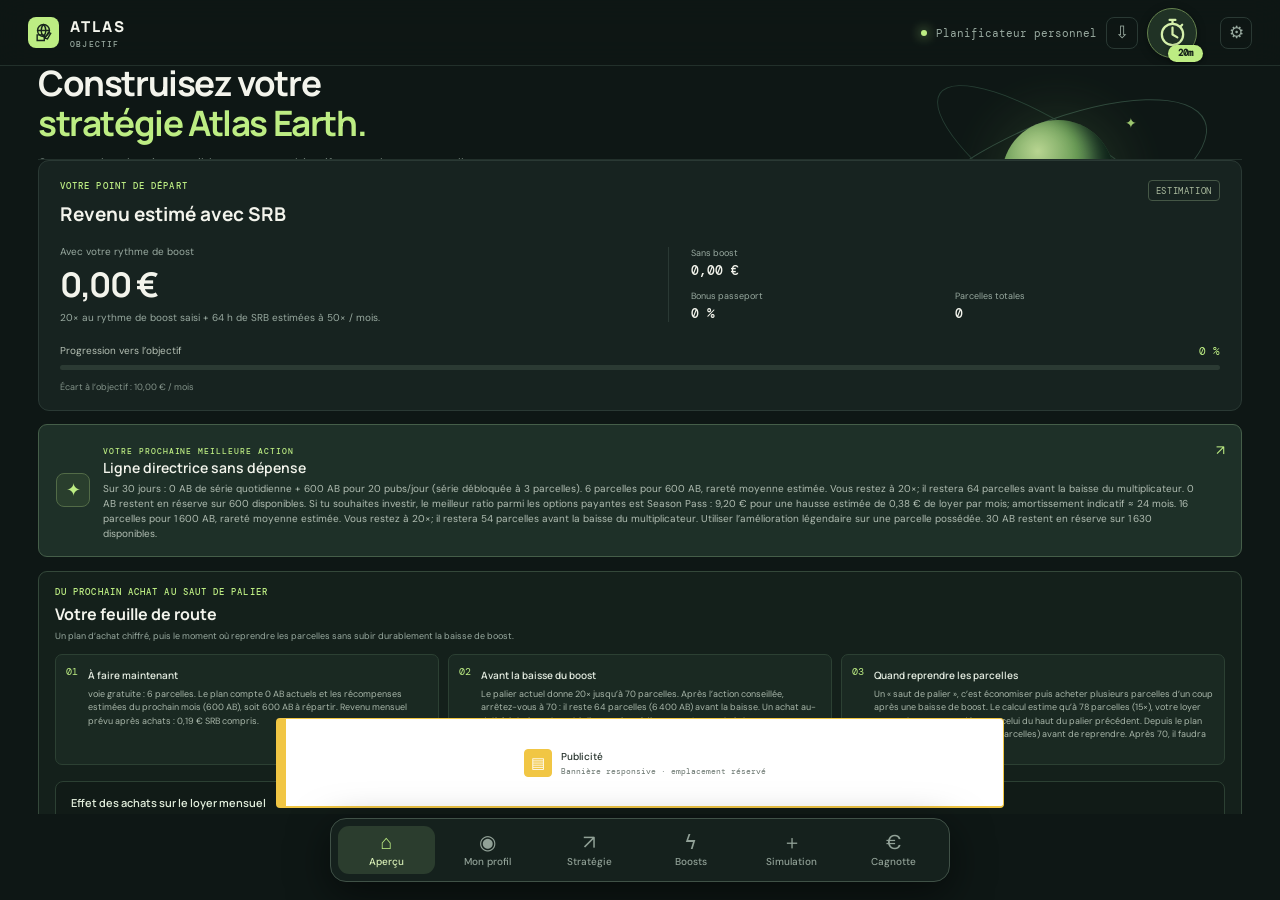
<file: index.html>
<!doctype html>
<html lang="fr">
<head>
<meta charset="utf-8"><meta name="viewport" content="width=device-width,initial-scale=1,viewport-fit=cover"><meta name="theme-color" content="#101a18"><meta name="description" content="Atlas Objectif : planifiez votre progression dans Atlas Earth."><meta name="mobile-web-app-capable" content="yes"><meta name="apple-mobile-web-app-capable" content="yes"><meta name="apple-mobile-web-app-status-bar-style" content="black"><link rel="manifest" href="manifest.webmanifest"><link rel="icon" href="icon.svg" type="image/svg+xml"><link rel="apple-touch-icon" href="icon-192.png">
<title>Atlas Objectif — Stratégie Atlas Earth</title><link rel="stylesheet" href="styles.css?v=20261025-2">
</head>
<body>
<header class="topbar"><a class="brand" href="#"><span class="brandmark" aria-hidden="true"><svg viewBox="0 0 24 24"><circle cx="12" cy="9.5" r="7.5"/><path d="M4.5 9.5h15M12 2c-4 4-4 11 0 15M12 2c4 4 4 11 0 15M4 15h9v7H4zM18 12l3 1-4 7-3-1z"/></svg></span><span>ATLAS <small>OBJECTIF</small></span></a><div class="top-right"><span class="live-dot"></span> Planificateur personnel <button id="installAppButton" class="icon-button install-button" type="button" aria-label="Installer l’application" title="Installer l’application">⇩</button><button id="adReminderButton" class="timer-button" type="button" title="Rappel pub disponible dans 20 minutes" aria-label="Démarrer le rappel de publicité Atlas Earth, 20 minutes"><svg class="timer-icon" viewBox="0 0 32 32" aria-hidden="true" focusable="false"><circle cx="16" cy="18" r="11"/><path d="M13 3h6M16 3v4M24 10l2-2M16 11v7l5 3"/></svg></button><span id="adReminderStatus" class="sr-only" role="status" aria-live="polite">Le rappel démarre uniquement quand vous appuyez sur le bouton.</span><button class="icon-button" id="settingsOpen" aria-label="Paramètres">⚙</button></div></header>
<main>
<section class="page-view" data-page="accueil"><section class="hero"><div class="hero-copy"><p class="eyebrow">VOTRE PROCHAINE DÉCISION, PLUS CLAIRE</p><h1>Construisez votre<br><em>stratégie Atlas Earth.</em></h1><p class="lede">Comparez les chemins possibles vers votre objectif mensuel et voyez quelle action a le plus de sens aujourd’hui.</p></div><div class="hero-mark"><div class="orbit orbit-one"></div><div class="orbit orbit-two"></div><div class="planet"><span>AE</span></div><span class="star s1">✦</span><span class="star s2">✦</span></div></section></section>
<section class="workspace">
<aside class="panel inputs" data-page="profil"><div class="panel-head"><div><p class="eyebrow">POINT DE DÉPART</p><h2>Votre situation</h2></div><span class="step">01</span></div>
<div class="field-group"><label>Vos parcelles <span class="help" title="Indiquez le nombre de parcelles possédées pour chaque rareté.">i</span></label><div class="parcel-grid"><label class="parcel-field"><span><i class="rarity common"></i>Communes</span><input id="common" type="number" min="0" value="0"></label><label class="parcel-field"><span><i class="rarity rare"></i>Rares</span><input id="rare" type="number" min="0" value="0"></label><label class="parcel-field"><span><i class="rarity epic"></i>Épiques</span><input id="epic" type="number" min="0" value="0"></label><label class="parcel-field"><span><i class="rarity legendary"></i>Légendaires</span><input id="legendary" type="number" min="0" value="0"></label></div></div>
<div class="field-row"><div class="field-group"><label for="badges">Badges de passeport</label><input id="badges" class="text-input" type="number" min="0" value="0"></div><div class="field-group"><label for="ab">Atlas Bucks en réserve</label><input id="ab" class="text-input" type="number" min="0" value="0"></div></div>
<div class="field-row"><div class="field-group"><label for="boostHours">Boost publicitaire habituel</label><div class="input-suffix"><input id="boostHours" class="text-input" type="number" min="0" max="24" step="1" value="6"><span>h / jour</span></div><small>Heures réellement maintenues en regardant les pubs de boost.</small></div><div class="field-group"><label for="srbHours">Super Rent Boost / mois</label><div class="input-suffix"><input id="srbHours" class="text-input" type="number" min="0" max="720" step="1" value="64"><span>h / mois</span></div><small>Base de calcul : 2 événements de 32 h à 50×.</small></div></div>
<div class="divider"></div><div class="panel-head goal-head"><div><p class="eyebrow">VOTRE CAP</p><h2>Mon objectif</h2></div><span class="step">02</span></div>
<div class="field-group"><label for="target">Revenu mensuel souhaité</label><div class="input-suffix"><input id="target" class="text-input" type="number" min="0.01" step="0.5" value="10"><span>€</span></div><small id="goalSuggestion">Un nouvel objectif sera suggéré quand vous approcherez de celui-ci.</small><small class="profile-storage-note">Profil mémorisé sur cet appareil et restauré à la prochaine visite.</small></div>
<section class="ocr-import panel" aria-labelledby="ocrTitle"><div class="ocr-heading"><span class="ocr-icon" aria-hidden="true">▧</span><div><p class="eyebrow">IMPORT RAPIDE</p><h3 id="ocrTitle">Remplir depuis une capture</h3></div></div><p class="ocr-intro">Choisis la capture de tes parcelles ou de ton passeport. Les libellés français et anglais sont reconnus. Les valeurs détectées, ainsi que le total s’il est visible, seront vérifiées avant modification du profil.</p><div class="ocr-upload-grid"><label class="ocr-upload" for="parcelScreenshot"><span aria-hidden="true">▦</span><b>Capture des parcelles</b><small>Raretés et quantités possédées</small><input id="parcelScreenshot" type="file" accept="image/*"></label><label class="ocr-upload" for="badgeScreenshot"><span aria-hidden="true">◇</span><b>Capture des badges</b><small>Nombre de badges du passeport</small><input id="badgeScreenshot" type="file" accept="image/*"></label></div><p id="ocrStatus" class="ocr-status" role="status" aria-live="polite">Lecture effectuée sur cet appareil. La capture n’est pas envoyée à un serveur.</p><section id="ocrReview" class="ocr-review" hidden><h4>Vérifie les valeurs avant application</h4><p id="ocrReviewNote">Les champs non reconnus conserveront les valeurs actuelles.</p><div id="ocrDetectedValues" class="ocr-detected-values"></div><div class="ocr-review-actions"><button id="applyOcrValues" class="primary-button" type="button">Appliquer au profil</button><button id="cancelOcrReview" class="text-button" type="button">Annuler</button></div></section></section>


</aside>
<section class="results"><section class="page-view" data-page="accueil"><div class="panel current"><div class="current-top"><div><p class="eyebrow">VOTRE POINT DE DÉPART</p><h2>Revenu estimé avec SRB</h2></div><span class="estimate-tag">ESTIMATION</span></div><div class="income-grid"><div class="income-main"><span class="income-label">Avec votre rythme de boost</span><strong id="monthlyIncome">0,00 €<small>/mois</small></strong><span id="incomeExplain" class="muted">Saisissez vos parcelles pour calculer.</span></div><div class="income-secondary"><div><span>Sans boost</span><b id="baseIncome">0,00 €<small>/mois</small></b></div><div><span>Bonus passeport</span><b id="passportBonus">0 %</b></div><div><span>Parcelles totales</span><b id="totalParcels">0</b></div></div></div><div class="progress-wrap"><div class="progress-caption"><span>Progression vers l’objectif</span><b id="progressLabel">0 %</b></div><div class="progress-track"><span id="progressBar"></span></div><small id="gapLabel">Écart à l’objectif : 10,00 € / mois</small></div></div>
<div class="recommendation" id="recommendation"><div class="rec-icon">✦</div><div><span class="eyebrow">VOTRE PROCHAINE MEILLEURE ACTION</span><h3 id="recTitle">Entrez votre situation pour commencer</h3><p id="recText">Nous comparerons les paliers de parcelles et de passeport, puis nous expliquerons le choix recommandé.</p></div><span class="rec-arrow">↗</span></div>
<section class="roadmap-panel"><div class="roadmap-heading"><p class="eyebrow">DU PROCHAIN ACHAT AU SAUT DE PALIER</p><h2>Votre feuille de route</h2><p>Un plan d’achat chiffré, puis le moment où reprendre les parcelles sans subir durablement la baisse de boost.</p></div><div class="roadmap-steps"><article><span class="roadmap-number">01</span><b>À faire maintenant</b><p id="roadmapNow">Renseignez votre profil pour calculer votre prochaine action.</p></article><article><span class="roadmap-number">02</span><b>Avant la baisse du boost</b><p id="roadmapCap">Nous calculerons la dernière parcelle du palier en cours.</p></article><article><span class="roadmap-number">03</span><b>Quand reprendre les parcelles</b><p id="roadmapJump">Nous calculerons le nombre d’AB à garder avant un saut rentable.</p></article></div><figure class="progress-chart"><figcaption><b>Effet des achats sur le loyer mensuel</b><span>Le trait vertical indique votre nombre actuel de parcelles. Les marches montrent les changements de boost.</span></figcaption><svg id="tierChart" viewBox="0 0 720 250" role="img" aria-label="Graphique du revenu mensuel estimé selon le nombre de parcelles"></svg></figure></section></section>
<section class="page-view" data-page="strategie"><div class="strategy-heading"><div><p class="eyebrow">QUATRE PARCOURS DE PROGRESSION</p><h2>Comparez les stratégies</h2></div><button class="text-button" id="detailsToggle">Comment c’est calculé <span>↗</span></button></div>
<div class="strategy-cards">
<article class="strategy-card" id="card-free"><div class="recommend-label">OPTION GRATUITE</div><div class="card-top"><span class="strategy-icon free-icon">↗</span><span class="card-kicker">SANS INVESTIR</span></div><h3>La voie gratuite</h3><p id="freePlan">Renseignez votre situation pour recevoir votre prochaine action.</p><div class="strategy-how"><b>Pour avancer sans payer</b><p>Utilisez le rappel après chaque pub AB terminée, gardez vos AB jusqu’au prochain achat conseillé et suivez les étapes de la feuille de route.</p></div><div class="metric-row"><span>Ligne d’action</span><b id="freeAction">—</b></div><div class="metric-row"><span>AB restant</span><b id="freeLeft">—</b></div><div class="metric-row"><span>Revenu mensuel</span><b id="freeIncome">—</b></div><div class="card-footer" id="freeFoot">Avancer avec les AB disponibles sans casser un palier</div></article>
<article class="strategy-card" id="card-premium"><div class="recommend-label">MEILLEUR PAYANT</div><div class="card-top"><span class="strategy-icon balanced-icon">◈</span><span class="card-kicker">SEASON PASS · 1 MOIS</span></div><h3>Défis Premium</h3><p id="premiumPlan">Projection automatique des récompenses gratuites et Premium.</p><div class="strategy-how"><b>Pour rentabiliser le Season Pass</b><p id="premiumHow">Prix de référence : 9,99 $/mois récurrent pour le pass du mois suivant, ou 14,99 $ en achat unique pour le mois en cours; corrigez le coût dans les paramètres selon votre prix local. Achetez depuis le web, cumulez 1 600 points de défis, puis réclamez chaque récompense Premium. Terminez les 1 600 points et réclamez chaque palier : hypothèse de 1 030 AB Premium et une amélioration légendaire complète, à confirmer selon la saison affichée en jeu.</p></div><div class="metric-row"><span>Coût du mois</span><b id="premiumCost">—</b></div><div class="metric-row"><span>Répartition conseillée</span><b id="premiumAction">—</b></div><div class="metric-row"><span>AB non dépensés</span><b id="premiumLeft">—</b></div><div class="metric-row"><span>Revenu mensuel après</span><b id="premiumIncome">—</b></div><div class="metric-row"><span>Amortissement</span><b id="premiumPayback">—</b></div><div class="card-footer" id="premiumFoot">Récompenses variables; le calcul choisit badges, parcelles ou réserve.</div></article>
<article class="strategy-card" id="card-club"><div class="recommend-label">MEILLEUR PAYANT</div><div class="card-top"><span class="strategy-icon fast-icon">⚡</span><span class="card-kicker">EXPLORER CLUB · 1 MOIS</span></div><h3>Récompenses Explorateur</h3><p id="clubPlan">Le Club exige 5 badges avant l’adhésion.</p><div class="strategy-how"><b>Pour rentabiliser l’Explorer Club</b><p id="clubHow">Prix de référence : 49,99 $/mois, converti au prix local. Atteignez 5 badges puis souscrivez sur le web. Connectez-vous et réclamez les récompenses chaque jour pendant 30 jours (projection de 3 545 AB sur les deux pistes de connexion), faites les 7 tours quotidiens. Les 8 h de réserve servent à espacer les pubs de boost; elles ne génèrent pas 8 h de boost automatiquement.</p></div><div class="metric-row"><span>Coût du mois</span><b id="clubCost">—</b></div><div class="metric-row"><span>Répartition conseillée</span><b id="clubAction">—</b></div><div class="metric-row"><span>Revenu mensuel après</span><b id="clubIncome">—</b></div><div class="metric-row"><span>Amortissement</span><b id="clubPayback">—</b></div><div class="card-footer" id="clubFoot">Projection haute des AB; les récompenses quotidiennes ne sont pas garanties.</div></article>
<article class="strategy-card" id="card-both"><div class="recommend-label">MEILLEUR PAYANT</div><div class="card-top"><span class="strategy-icon balanced-icon">✦</span><span class="card-kicker">LES DEUX · 1 MOIS</span></div><h3>Combiner les abonnements</h3><p id="bothPlan">Compare les deux abonnements et répartit les AB ensemble.</p><div class="strategy-how"><b>Pour profiter des deux</b><p id="bothHow">Les offres sont séparées. Le Club exige 5 badges avant de souscrire; choisissez le Season Pass avant le début de saison pour payer le tarif récurrent. Terminez 1 600 points et réclamez les bonus Club tous les jours; utilisez 7 tours quotidiens et gardez des boosts empilés jusqu’à 8 h.</p></div><div class="metric-row"><span>Coût total</span><b id="bothCost">—</b></div><div class="metric-row"><span>Répartition conseillée</span><b id="bothAction">—</b></div><div class="metric-row"><span>Revenu mensuel après</span><b id="bothIncome">—</b></div><div class="metric-row"><span>Amortissement</span><b id="bothPayback">—</b></div><div class="card-footer" id="bothFoot">À comparer au coût et aux actions réellement possibles ce mois-ci.</div></article>
</div>
<section class="ab-yield panel"><div class="boost-heading"><div><p class="eyebrow">ATLAS BUCKS SUR 30 JOURS</p><h2>Ce que chaque rythme peut rapporter</h2><p>Projection pour un joueur en France qui réclame les bonus tous les jours.</p></div></div><div class="boost-table-wrap"><table class="boost-table"><thead><tr><th>Parcours</th><th>Série quotidienne</th><th>Pubs AB · 20/jour</th><th>Récompense abonnement</th><th>Total estimé</th></tr></thead><tbody id="abYieldTable"></tbody></table></div><small>En France, une pub AB rapporte 1 AB; 20 par jour font 600 AB/mois. Bonus de série accessibles à partir de 3 parcelles. Séries : gratuit 110 AB/30 j; Club 3 545 AB cumulés sur 30 jours (pistes gratuite + Club). Season Pass : repère 1 030 AB premium sur une saison entièrement terminée. Les récompenses réelles changent; l’amélioration légendaire n’est pas comptée comme AB.</small><aside class="referral-note"><b>Parrainage : vérifiez sa disponibilité dans le jeu</b><p>La capture de Parrainage.co annonce historiquement 200 AB pour le nouveau joueur et 100 AB pour le parrain, avec un code à saisir avant l’achat de la deuxième parcelle après le tutoriel. Le centre d’aide officiel indique toutefois qu’Atlas Earth ne propose actuellement pas de fonctionnalité de parrainage. Ces AB ne sont donc pas inclus dans les stratégies; ne les comptez que si l’option apparaît dans votre application.</p><a href="https://atlasreality.helpshift.com/hc/en/3-atlas-earth/faq/485-how-do-i-refer-a-friend-and-earn-referral-rewards/" target="_blank" rel="noreferrer">État du parrainage dans l’aide officielle ↗</a> <a href="https://www.parrainage.co/site/atlas-earth" target="_blank" rel="noreferrer">Page citée par la capture ↗</a></aside></section></section>
<section class="page-view" data-page="boosts"><div class="scenario-row"><div class="scenario-intro"><span class="scenario-icon">◉</span><div><b>Comparez votre rythme de boost</b><small>Le SRB mensuel est ajouté à chaque scénario.</small></div></div><div class="scenario-pills"><button class="scenario-pill" data-scenario="prudent">Prudent · 2 h/j</button><button class="scenario-pill active" data-scenario="habituel">Habituel · votre saisie</button><button class="scenario-pill" data-scenario="optimise">Intensif · 20 h/j</button></div></div>
<section class="boost-panel panel"><div class="boost-heading"><div><p class="eyebrow">REPÈRES DE PALIER</p><h2>Tableau des boosts</h2><p>Valeurs France/Europe affichées par l’aide officielle; votre rang actuel est mis en évidence.</p></div></div><div class="boost-table-wrap"><table class="boost-table"><thead><tr><th>Parcelles</th><th>Boost</th><th>Loyer au repère du palier*</th><th id="boostSrbHeader">Avec SRB 64 h*</th><th>Parcelles pour retrouver le loyer précédent**</th></tr></thead><tbody id="boostTable"></tbody></table></div><small>Projection mensuelle avec votre répartition connue (ou moyenne 50/30/15/5), vos badges, heures de boost et SRB. **Seuil où le loyer estimé redevient au moins égal au meilleur loyer du palier précédent.</small></section>
<div class="assumptions" id="assumptions"><b>Hypothèses de calcul</b><p id="assumptionText">Les montants sont estimés à partir des taux de base officiels, du multiplicateur sélectionné et du bonus passeport. Le SRB est ajouté au revenu estimé principal.</p><div class="assumption-details"><div><span>Revenu mensuel avec SRB</span><b id="srbIncome">0,00 € / mois</b></div><div><span>Palier actuel</span><b id="nextMilestone">—</b></div><div><span>Prochain changement de boost</span><b id="milestoneCost">—</b></div></div><small>Amortissement = coût d’un mois d’abonnement ÷ hausse de loyer mensuelle après réinvestissement des AB, avec l’abonnement ensuite arrêté. Le revenu SRB est une moyenne annualisée; les événements réels ont lieu à des dates et durées variables. La prévision suppose 64 h à 50× par mois, à modifier selon votre historique.</small></div></section>
</section></section>
<section class="page-view simulator-page" data-page="simulation">
<div class="simulation-intro"><p class="eyebrow">PROJECTION PERSONNELLE</p><h1>Et si je gagnais plus d’AB ?</h1><p>Ajoute les AB que tu penses obtenir le mois prochain. On les ajoute à ta réserve actuelle et on calcule ce qu’un achat de parcelles changerait pour ton loyer.</p></div>
<section class="panel simulation-input"><label for="simulationAb">AB supplémentaires prévus le mois prochain</label><div class="input-suffix"><input id="simulationAb" class="text-input" type="number" min="0" step="100" value="1000"><span>AB</span></div><small>Le calcul part de ta réserve actuelle et utilise le prix d’une parcelle réglé dans l’application.</small></section>
<section class="panel simulation-result" aria-live="polite"><div class="simulation-result-head"><div><p class="eyebrow">TON ACHAT POSSIBLE</p><h2 id="simulationParcels">—</h2></div><span class="simulation-badge">PARCELLES</span></div><div class="simulation-stats"><div><span>Réserve actuelle</span><b id="simulationReserve">—</b></div><div><span>AB ajoutés</span><b id="simulationAdded">—</b></div><div><span>Budget total</span><b id="simulationBudget">—</b></div><div><span>AB restants</span><b id="simulationLeft">—</b></div></div><div class="simulation-income"><div><span>Loyer estimé aujourd’hui</span><b id="simulationBefore">—</b></div><span class="simulation-arrow" aria-hidden="true">↓</span><div><span>Après l’achat des parcelles</span><b id="simulationAfter">—</b></div><strong id="simulationChange">—</strong></div><p class="simulation-tier" id="simulationTier">—</p><p class="simulation-note" id="simulationNote">Le calcul réutilise tes parcelles, badges, heures de boost et SRB enregistrés dans ton profil.</p></section>
<button class="text-button simulation-profile-link" id="simulationProfileLink" type="button">Ajuster les données de mon profil ↗</button>
</section>
<section class="page-view savings-page" data-page="cagnotte" hidden>
<div class="simulation-intro"><p class="eyebrow">SUIVI DE VOTRE PROGRESSION</p><h1>Ma cagnotte</h1><p>Note le solde au début et à la fin de chaque mois. L’application calcule ce que tu as gagné et compare ta progression d’un mois à l’autre.</p></div>
<section class="panel savings-form"><div class="savings-fields"><label for="savingsMonth">Mois suivi<input id="savingsMonth" class="text-input" type="month"></label><label for="savingsStart">Solde au début du mois<div class="input-suffix"><input id="savingsStart" type="number" min="0" step="0.01" value="0"><span>€</span></div></label><label for="savingsEnd">Solde à la fin du mois<div class="input-suffix"><input id="savingsEnd" type="number" min="0" step="0.01" placeholder="À renseigner en fin de mois"><span>€</span></div></label></div><small>Entre le solde total affiché dans Atlas Earth. Le mois suivant reprend automatiquement le dernier solde enregistré; tu peux le corriger si besoin.</small><button class="primary-button" id="saveSavingsMonth" type="button">Enregistrer le mois</button><p id="savingsStatus" class="savings-status" role="status" aria-live="polite"></p></section>
<section class="savings-summary"><article><span>Cagnotte totale enregistrée</span><b id="savingsTotal">0,00 €</b></article><article><span>Progression ce mois</span><b id="savingsThisMonth">—</b></article><article><span>Évolution vs mois précédent</span><b id="savingsChange">—</b></article></section>
<section class="panel savings-history"><h2>Historique mensuel</h2><p>La progression mensuelle correspond au solde de fin moins le solde de début. La comparaison mesure la différence de progression entre deux mois.</p><div class="boost-table-wrap"><table class="boost-table"><thead><tr><th>Mois</th><th>Début</th><th>Fin</th><th>Gagné ce mois</th><th>Évolution</th></tr></thead><tbody id="savingsHistory"><tr><td colspan="5">Aucun mois enregistré.</td></tr></tbody></table></div></section>
</section>
<footer><span>Atlas Objectif <span class="muted">· Outil indépendant, non affilié à Atlas Reality</span></span><a href="privacy.html">Confidentialité</a><button id="sourcesOpen">Sources & hypothèses ↗</button></footer>
</main>
<aside class="ad-banner-slot" aria-label="Emplacement réservé à une bannière publicitaire"><span class="ad-banner-mark" aria-hidden="true">▤</span><span><b>Publicité</b><small>Bannière responsive · emplacement réservé</small></span></aside>
<nav class="bottom-nav" aria-label="Navigation principale">
<button class="nav-item active" type="button" data-nav="accueil" aria-current="page"><span class="nav-icon" aria-hidden="true">⌂</span><span>Aperçu</span></button>
<button class="nav-item" type="button" data-nav="profil"><span class="nav-icon" aria-hidden="true">◉</span><span>Mon profil</span></button>
<button class="nav-item" type="button" data-nav="strategie"><span class="nav-icon" aria-hidden="true">↗</span><span>Stratégie</span></button>
<button class="nav-item" type="button" data-nav="boosts"><span class="nav-icon" aria-hidden="true">ϟ</span><span title="Boosts et gains">Boosts</span></button>
<button class="nav-item" type="button" data-nav="simulation"><span class="nav-icon" aria-hidden="true">＋</span><span>Simulation</span></button>
<button class="nav-item" type="button" data-nav="cagnotte"><span class="nav-icon" aria-hidden="true">€</span><span>Cagnotte</span></button>
</nav>
<div class="modal-backdrop" id="modal"><section class="modal"><button class="modal-close" id="modalClose">×</button><p class="eyebrow">RÉGLAGES</p><h2>Sources & paramètres</h2><p>Les chiffres évoluent et certains taux varient selon le pays. Modifiez les hypothèses ici pour que le calcul reflète votre jeu.</p><div class="settings-grid"><label>Prix d’une parcelle <span class="input-suffix"><input id="settingParcelCost" type="number" value="100" min="1"><span>AB</span></span></label><label>Prix d’un badge <span class="input-suffix"><input id="settingBadgeCost" type="number" value="200" min="1"><span>AB</span></span></label><label>Season Pass · prix en € <span class="input-suffix"><input id="settingSeasonCost" type="number" value="9.20" min="0" step="0.1"><span>€ / mois</span></span></label><label>Explorer Club · prix en € <span class="input-suffix"><input id="settingClubCost" type="number" value="46" min="0" step="0.1"><span>€ / mois</span></span></label></div><div class="source-list"><b>Sources officielles consultées</b><a href="https://atlasreality.helpshift.com/hc/fr/3-atlas-earth/faq/83-how-do-i-buy-a-badge/" target="_blank">Prix des badges et gains publicitaires par pays ↗</a><a href="https://atlasreality.helpshift.com/hc/en/3-atlas-earth/faq/30-how-do-i-buy-land/" target="_blank">Prix des parcelles ↗</a><a href="https://atlasreality.helpshift.com/hc/en/3-atlas-earth/faq/31-what-is-parcel-rarity-and-what-does-it-mean/" target="_blank">Taux de revenu par rareté ↗</a><a href="https://atlasreality.helpshift.com/hc/en/3-atlas-earth/faq/509-what-are-badges/" target="_blank">Paliers du passeport ↗</a><a href="https://atlasreality.helpshift.com/hc/en/3-atlas-earth/faq/89-what-is-a-super-rent-boost-event/" target="_blank">Événement Super Rent Boost ↗</a><a href="https://atlasreality.helpshift.com/hc/en/3-atlas-earth/faq/39-why-do-ad-boosts-change-and-how-do-i-see-my-current-boost-rate/" target="_blank">Tableau officiel des boosts par pays ↗</a><a href="https://atlasreality.helpshift.com/hc/en/3-atlas-earth/faq/487-what-s-the-difference-between-the-season-pass-and-atlas-explorer-club-membership/" target="_blank">Season Pass et Explorer Club ↗</a><a href="https://atlasreality.helpshift.com/hc/en/3-atlas-earth/faq/102-how-can-i-join-atlas-explorer-club-aec-and-what-are-the-perks/" target="_blank">Avantages et seuil d’accès Explorer Club ↗</a><a href="https://atlasreality.helpshift.com/hc/en/3-atlas-earth/faq/43-how-do-i-redeem-cash-out-my-virtual-rent-for-real-world-currency-usd-cad-etc/" target="_blank">Seuil de retrait du loyer ↗</a><a href="https://www.itatlas.it/atlas-earth-italia-salti-di-livello/" target="_blank">Tableau communautaire des paliers France/Europe ↗</a></div><p class="settings-note">Les prix sont indicatifs et réglables. Le repère de 1 030 AB Season Pass varie selon la saison et suppose la piste entièrement terminée. Le Club suppose 30 jours consécutifs de connexion et de récompenses réclamées; son accès nécessite 5 badges. Les conversions en euros sont indicatives.</p><button class="primary-button" id="saveSettings">Appliquer les paramètres</button></section></div>
<script src="app.js?v=20261025-12"></script>
</body></html>
</file>
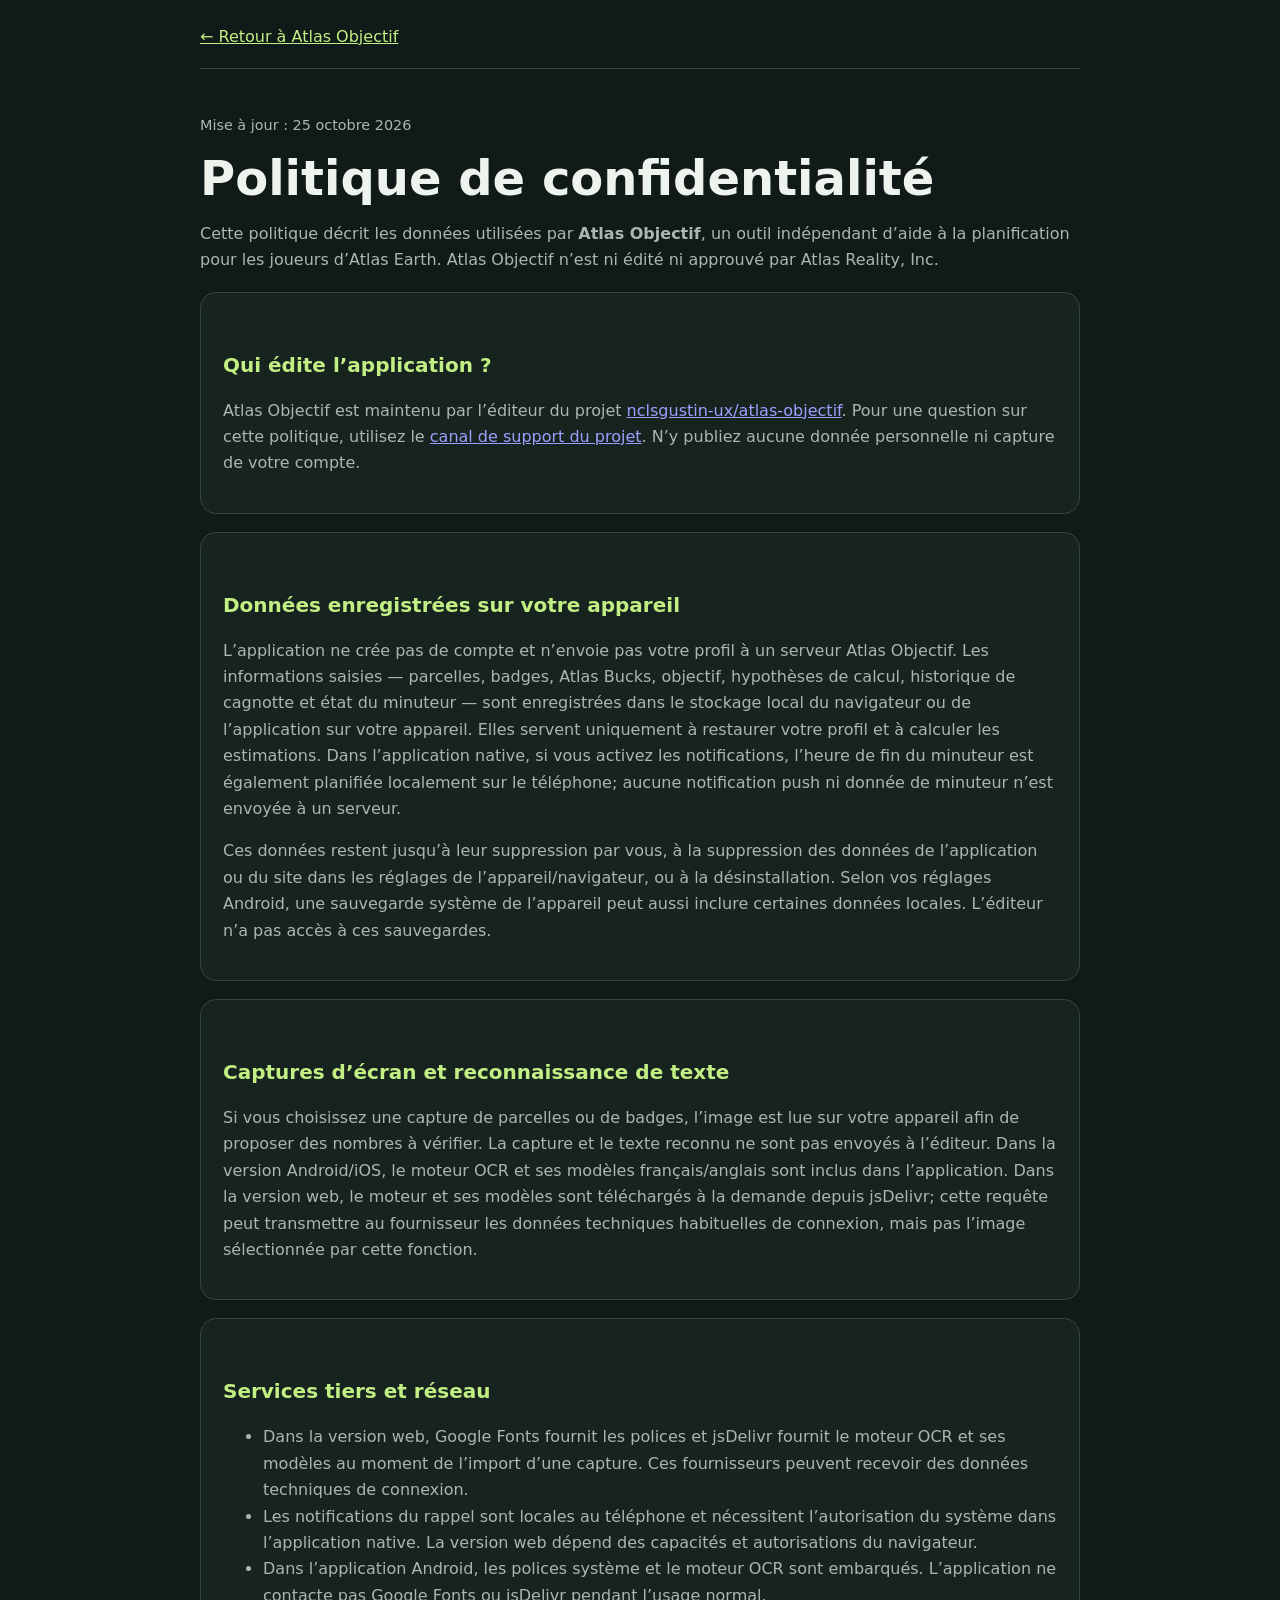
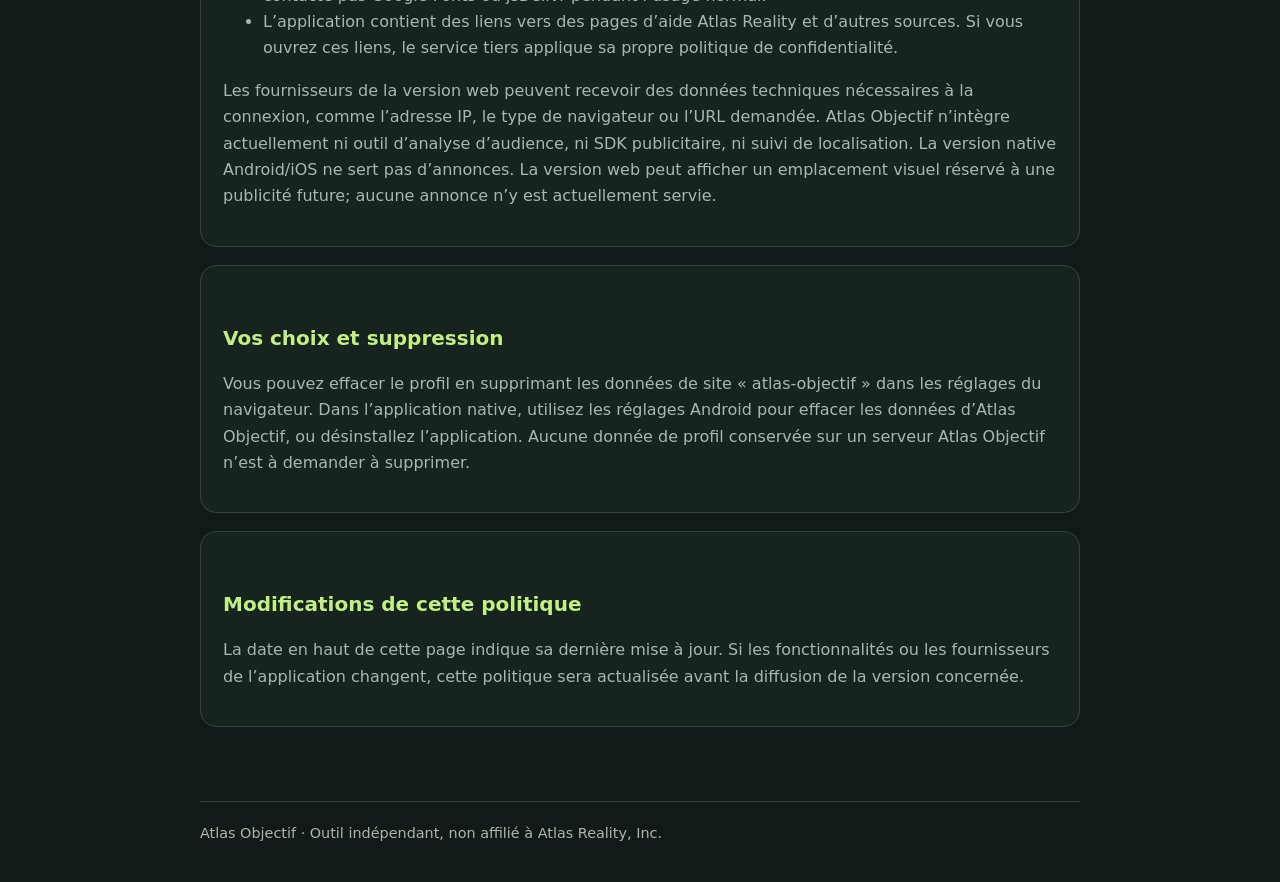
<file: privacy.html>
<!doctype html>
<html lang="fr">
<head>
<meta charset="utf-8">
<meta name="viewport" content="width=device-width, initial-scale=1">
<meta name="theme-color" content="#101a18">
<meta name="description" content="Politique de confidentialité de l’application Atlas Objectif.">
<title>Politique de confidentialité — Atlas Objectif</title>
<style>
:root{color-scheme:dark;--bg:#101a18;--panel:#17231f;--text:#eef3ed;--muted:#aab7ae;--accent:#c2ef83;--line:#34463b;font:16px/1.65 system-ui,-apple-system,"Segoe UI",sans-serif}*{box-sizing:border-box}body{margin:0;background:var(--bg);color:var(--text)}header,main,footer{width:min(880px,100% - 32px);margin-inline:auto}header{padding:24px 0 18px;border-bottom:1px solid var(--line)}header a,footer a{color:var(--accent)}header strong{letter-spacing:.1em}main{padding:30px 0 56px}h1{font-size:clamp(2rem,5vw,3rem);line-height:1.1;margin:.3em 0}h2{font-size:1.25rem;margin:1.8em 0 .35em;color:var(--accent)}p,li{color:var(--muted)}a{overflow-wrap:anywhere}section{padding:20px 22px;margin:18px 0;background:var(--panel);border:1px solid var(--line);border-radius:16px}footer{padding:20px 0 36px;border-top:1px solid var(--line);font-size:.9rem;color:var(--muted)}.updated{font-size:.9rem;color:var(--muted)}
</style>
</head>
<body>
<header><a href="./index.html">← Retour à Atlas Objectif</a></header>
<main>
<p class="updated">Mise à jour : 25 octobre 2026</p>
<h1>Politique de confidentialité</h1>
<p>Cette politique décrit les données utilisées par <strong>Atlas Objectif</strong>, un outil indépendant d’aide à la planification pour les joueurs d’Atlas Earth. Atlas Objectif n’est ni édité ni approuvé par Atlas Reality, Inc.</p>

<section>
<h2>Qui édite l’application ?</h2>
<p>Atlas Objectif est maintenu par l’éditeur du projet <a href="https://github.com/nclsgustin-ux/atlas-objectif">nclsgustin-ux/atlas-objectif</a>. Pour une question sur cette politique, utilisez le <a href="https://github.com/nclsgustin-ux/atlas-objectif/issues">canal de support du projet</a>. N’y publiez aucune donnée personnelle ni capture de votre compte.</p>
</section>

<section>
<h2>Données enregistrées sur votre appareil</h2>
<p>L’application ne crée pas de compte et n’envoie pas votre profil à un serveur Atlas Objectif. Les informations saisies — parcelles, badges, Atlas Bucks, objectif, hypothèses de calcul, historique de cagnotte et état du minuteur — sont enregistrées dans le stockage local du navigateur ou de l’application sur votre appareil. Elles servent uniquement à restaurer votre profil et à calculer les estimations. Dans l’application native, si vous activez les notifications, l’heure de fin du minuteur est également planifiée localement sur le téléphone; aucune notification push ni donnée de minuteur n’est envoyée à un serveur.</p>
<p>Ces données restent jusqu’à leur suppression par vous, à la suppression des données de l’application ou du site dans les réglages de l’appareil/navigateur, ou à la désinstallation. Selon vos réglages Android, une sauvegarde système de l’appareil peut aussi inclure certaines données locales. L’éditeur n’a pas accès à ces sauvegardes.</p>
</section>

<section>
<h2>Captures d’écran et reconnaissance de texte</h2>
<p>Si vous choisissez une capture de parcelles ou de badges, l’image est lue sur votre appareil afin de proposer des nombres à vérifier. La capture et le texte reconnu ne sont pas envoyés à l’éditeur. Dans la version Android/iOS, le moteur OCR et ses modèles français/anglais sont inclus dans l’application. Dans la version web, le moteur et ses modèles sont téléchargés à la demande depuis jsDelivr; cette requête peut transmettre au fournisseur les données techniques habituelles de connexion, mais pas l’image sélectionnée par cette fonction.</p>
</section>

<section>
<h2>Services tiers et réseau</h2>
<ul>
<li>Dans la version web, Google Fonts fournit les polices et jsDelivr fournit le moteur OCR et ses modèles au moment de l’import d’une capture. Ces fournisseurs peuvent recevoir des données techniques de connexion.</li>
<li>Les notifications du rappel sont locales au téléphone et nécessitent l’autorisation du système dans l’application native. La version web dépend des capacités et autorisations du navigateur.</li>
<li>Dans l’application Android, les polices système et le moteur OCR sont embarqués. L’application ne contacte pas Google Fonts ou jsDelivr pendant l’usage normal.</li>
<li>L’application contient des liens vers des pages d’aide Atlas Reality et d’autres sources. Si vous ouvrez ces liens, le service tiers applique sa propre politique de confidentialité.</li>
</ul>
<p>Les fournisseurs de la version web peuvent recevoir des données techniques nécessaires à la connexion, comme l’adresse IP, le type de navigateur ou l’URL demandée. Atlas Objectif n’intègre actuellement ni outil d’analyse d’audience, ni SDK publicitaire, ni suivi de localisation. La version native Android/iOS ne sert pas d’annonces. La version web peut afficher un emplacement visuel réservé à une publicité future; aucune annonce n’y est actuellement servie.</p>
</section>

<section>
<h2>Vos choix et suppression</h2>
<p>Vous pouvez effacer le profil en supprimant les données de site « atlas-objectif » dans les réglages du navigateur. Dans l’application native, utilisez les réglages Android pour effacer les données d’Atlas Objectif, ou désinstallez l’application. Aucune donnée de profil conservée sur un serveur Atlas Objectif n’est à demander à supprimer.</p>
</section>

<section>
<h2>Modifications de cette politique</h2>
<p>La date en haut de cette page indique sa dernière mise à jour. Si les fonctionnalités ou les fournisseurs de l’application changent, cette politique sera actualisée avant la diffusion de la version concernée.</p>
</section>
</main>
<footer>Atlas Objectif · Outil indépendant, non affilié à Atlas Reality, Inc.</footer>
</body>
</html>
</file>
<file: styles.css>
@import url('https://fonts.googleapis.com/css2?family=DM+Mono:wght@400;500&family=DM+Sans:wght@400;500;600;700&family=Manrope:wght@400;500;600;700;800&display=swap');
:root{--bg:#0e1715;--panel:#172320;--panel2:#1a2925;--line:#2a3934;--text:#f3f4ec;--muted:#99aaa0;--green:#bded83;--green2:#91d267;--yellow:#edc66b;--mono:'DM Mono',monospace;--sans:'DM Sans',sans-serif;--display:'Manrope',sans-serif}*{box-sizing:border-box}body{margin:0;background:var(--bg);color:var(--text);font-family:var(--sans);font-size:14px}.topbar{height:66px;border-bottom:1px solid #22302b;display:flex;align-items:center;justify-content:space-between;padding:0 max(calc((100vw - 1260px)/2),28px)}.brand{display:flex;align-items:center;gap:11px;color:var(--text);font:800 15px var(--display);letter-spacing:.13em;text-decoration:none}.brand small{display:block;font:500 8px var(--mono);color:var(--muted);letter-spacing:.15em;margin-top:2px}.brandmark{display:grid;place-items:center;width:31px;height:31px;border-radius:8px;background:var(--green);color:#17251c;font:800 18px var(--display)}.top-right{color:var(--muted);font:11px var(--mono);display:flex;gap:9px;align-items:center}.live-dot{width:6px;height:6px;border-radius:50%;background:var(--green);box-shadow:0 0 12px #bdf086}.icon-button,.modal-close{background:none;border:1px solid var(--line);color:var(--muted);border-radius:8px;width:32px;height:32px;cursor:pointer;font-size:17px;margin-left:14px}main{max-width:1260px;margin:auto;padding:0 28px}.hero{height:222px;display:flex;align-items:center;justify-content:space-between;position:relative;overflow:hidden;border-bottom:1px solid #22302b}.hero-copy{position:relative;z-index:2;padding-top:4px}.eyebrow{font:500 9px var(--mono);letter-spacing:.12em;color:var(--green);margin:0 0 9px}.hero h1{font:700 35px/1.17 var(--display);letter-spacing:-1.4px;margin:0}.hero h1 em{font-style:normal;color:var(--green)}.lede{margin:11px 0 0;color:var(--muted);font-size:12px;max-width:460px}.hero-mark{width:390px;height:220px;position:absolute;right:10px;top:0;opacity:.82}.orbit{position:absolute;border:1px solid #365245;border-radius:50%;width:320px;height:120px;right:15px;top:55px;transform:rotate(-22deg)}.orbit-two{width:300px;height:90px;top:66px;right:18px;transform:rotate(34deg);border-color:#2b463a}.planet{position:absolute;width:112px;height:112px;right:118px;top:54px;border-radius:50%;background:radial-gradient(circle at 32% 28%,#deffad,#81bc67 35%,#315c46 72%,#20392f);box-shadow:0 0 64px #a1e07b33,inset -16px -12px 21px #0c2016}.planet span{display:grid;place-items:center;height:100%;font:700 18px var(--display);color:#173224;opacity:.6}.star{position:absolute;color:var(--green)}.s1{top:48px;right:95px}.s2{top:148px;right:296px;font-size:9px}.workspace{display:grid;grid-template-columns:350px 1fr;gap:24px;padding:25px 0 35px}.panel{background:var(--panel);border:1px solid var(--line);border-radius:11px}.inputs{padding:20px;height:fit-content}.panel-head{display:flex;justify-content:space-between;align-items:flex-start}.panel-head h2,.strategy-heading h2,.modal h2{font:700 20px var(--display);letter-spacing:-.5px;margin:0}.step{font:11px var(--mono);color:#667970}.field-group{min-width:0}.inputs>.field-group{margin-top:20px}.field-group label{display:block;color:#dce3d8;font-size:11px;font-weight:600;margin-bottom:8px}.help{display:inline-grid;place-items:center;border:1px solid #64796a;color:#9fb59f;border-radius:50%;font:10px var(--sans);width:14px;height:14px;cursor:help;margin-left:3px}.parcel-grid{display:grid;grid-template-columns:1fr 1fr;gap:7px}.parcel-field{height:36px;padding:0 8px;border:1px solid var(--line);border-radius:6px;display:flex!important;align-items:center;justify-content:space-between;margin:0!important;background:#111b18;color:var(--muted)!important;font-size:10px!important;font-weight:400!important}.parcel-field span{display:flex;align-items:center;gap:6px}.parcel-field input{width:42px;text-align:right;border:0;background:transparent;color:var(--text);font:12px var(--mono);outline:0}.rarity{width:7px;height:7px;border-radius:50%}.common{background:#9eaba4}.rare{background:#61c5e8}.epic{background:#bc83ec}.legendary{background:#edc75b}.field-row{display:grid;grid-template-columns:1fr 1fr;gap:11px;margin-top:15px}.text-input{width:100%;height:36px;background:#111b18;border:1px solid var(--line);border-radius:6px;color:var(--text);padding:0 10px;font:12px var(--mono);outline:none}.text-input:focus,.input-suffix:focus-within{border-color:#9aca70}.input-suffix{display:flex;align-items:center;border:1px solid var(--line);border-radius:6px;background:#111b18;height:36px;padding-right:9px;color:#86978e;font:10px var(--mono)}.input-suffix input{height:34px;border:0;background:transparent}.input-suffix>span{white-space:nowrap}.optional{font-size:9px;color:#6d7e75;font-weight:400}.divider{height:1px;background:var(--line);margin:22px 0 20px}.goal-head{margin-bottom:18px}.goal-head .eyebrow{margin-bottom:7px}.country-row{display:flex;align-items:center;gap:9px;border:1px solid var(--line);border-radius:7px;background:#121d19;padding:10px;margin-top:17px}.country-icon{color:var(--green);font-size:17px}.country-row div{min-width:118px}.country-row b{font-size:10px;display:block}.country-row small{font-size:9px;color:var(--muted);display:block;margin-top:3px}.country-row select{margin-left:auto;width:130px;color:#dfe7dc;background:#1b2a24;border:1px solid var(--line);border-radius:5px;padding:7px 4px;font-size:9px}.results{min-width:0}.current{padding:19px 21px 16px}.current-top{display:flex;justify-content:space-between}.current h2{font:700 19px var(--display);margin:0}.estimate-tag{height:21px;border:1px solid #455746;border-radius:4px;padding:4px 7px;color:#acbc9f;font:9px var(--mono);letter-spacing:.07em}.income-grid{display:grid;grid-template-columns:1.1fr 1fr;align-items:center;margin-top:18px}.income-label{display:block;color:var(--muted);font-size:10px}.income-main strong{font:700 34px var(--display);letter-spacing:-1.5px;display:block;margin-top:3px}.income-main strong small,.income-secondary b small{font:500 11px var(--sans);letter-spacing:0;color:#a6b2a7;margin-left:4px}.muted{color:var(--muted)}.income-main>.muted{font-size:10px}.income-secondary{border-left:1px solid var(--line);padding-left:22px;display:grid;grid-template-columns:1fr 1fr;row-gap:11px}.income-secondary div:first-child{grid-column:1/-1}.income-secondary span{color:var(--muted);display:block;font-size:9px}.income-secondary b{font:500 13px var(--mono);display:block;margin-top:3px}.progress-wrap{margin-top:19px}.progress-caption{display:flex;justify-content:space-between;font-size:10px;color:#b6c1b5}.progress-caption b{font:11px var(--mono);color:var(--green)}.progress-track{height:5px;background:#2b3a33;border-radius:5px;margin:7px 0 6px;overflow:hidden}.progress-track span{display:block;height:100%;width:0;background:linear-gradient(90deg,#92d766,#d1ef8d);border-radius:5px;transition:width .25s}.progress-wrap>small{color:#839389;font-size:9px}.recommendation{margin-top:13px;background:#1e3028;border:1px solid #455e49;border-radius:9px;padding:15px 17px;display:flex;align-items:center;gap:13px;position:relative}.rec-icon{width:34px;height:34px;display:grid;place-items:center;background:#293e2d;border:1px solid #526b47;border-radius:8px;color:var(--green);font-size:18px;flex:none}.recommendation .eyebrow{font-size:8px;margin-bottom:5px}.recommendation h3{font:600 14px var(--display);margin:0}.recommendation p{font-size:10px;color:#b1bdb2;margin:4px 24px 0 0;line-height:1.5}.rec-arrow{position:absolute;right:16px;top:16px;color:var(--green)}.strategy-heading{display:flex;justify-content:space-between;align-items:end;margin:22px 0 12px}.strategy-heading .eyebrow{margin-bottom:5px}.strategy-heading h2{font-size:18px}.text-button{border:0;background:transparent;color:#a9b8ac;font:10px var(--sans);cursor:pointer}.text-button span{color:var(--green);margin-left:5px}.strategy-cards{display:grid;grid-template-columns:repeat(3,minmax(0,1fr));gap:10px}.strategy-card{position:relative;border:1px solid var(--line);border-radius:9px;background:#16211e;padding:13px 13px 0;min-height:208px;overflow:hidden}.strategy-card.featured{border-color:#688252;background:#1b2a21}.card-top{display:flex;align-items:center;gap:8px}.strategy-icon{width:26px;height:26px;border-radius:7px;display:grid;place-items:center;font-size:14px}.free-icon{background:#203229;color:#a7d58a}.balanced-icon{background:#2b3927;color:#d5e986}.fast-icon{background:#362e20;color:#e8bd6f}.card-kicker{font:8px var(--mono);color:#9caa9e;letter-spacing:.04em}.strategy-card h3{font:600 14px var(--display);margin:10px 0 3px}.strategy-card>p{font-size:9px;color:#9ba99e;line-height:1.45;margin:0 0 10px;min-height:27px}.metric-row{display:flex;justify-content:space-between;gap:5px;padding:5px 0;border-top:1px solid #2b3933;font-size:8px;color:#a0ada2}.metric-row b{font:10px var(--mono);color:#e0e8dc;text-align:right}.card-footer{margin:9px -13px 0;padding:8px 13px;background:#121c18;color:#829188;font-size:8px}.featured .card-footer{background:#202e24}.recommend-label{position:absolute;right:0;top:0;background:#adce79;color:#17221a;padding:4px 7px;font:8px var(--mono);border-bottom-left-radius:6px}.scenario-row{display:flex;justify-content:space-between;align-items:center;margin-top:14px;border:1px solid var(--line);border-radius:8px;background:#141f1b;padding:10px 12px}.scenario-intro{display:flex;gap:9px;align-items:center}.scenario-icon{color:#bfde85;font-size:16px}.scenario-intro b{display:block;font-size:10px}.scenario-intro small{display:block;color:var(--muted);font-size:9px;margin-top:2px}.scenario-pills{display:flex;gap:4px;background:#0d1713;padding:3px;border-radius:6px}.scenario-pill{border:0;background:transparent;color:#84948a;font:9px var(--sans);padding:6px 9px;border-radius:4px;cursor:pointer}.scenario-pill.active{background:#304033;color:#d4e9a1}.assumptions{padding:14px 2px;color:#99a89d}.assumptions>b{font:10px var(--display);color:#d8e1d5}.assumptions p{font-size:9px;line-height:1.5;margin:5px 0 10px}.assumption-details{display:grid;grid-template-columns:repeat(3,1fr);border-top:1px solid var(--line);border-bottom:1px solid var(--line);padding:8px 0;margin-bottom:7px}.assumption-details div{padding-left:10px;border-left:1px solid var(--line)}.assumption-details div:first-child{padding-left:0;border:0}.assumption-details span{display:block;font-size:8px;color:#819187}.assumption-details b{display:block;font:10px var(--mono);color:#dae5d8;margin-top:4px}.assumptions>small{font-size:8px;color:#738279}footer{border-top:1px solid #24312c;padding:15px 0 25px;display:flex;justify-content:space-between;color:#b5c0b5;font:9px var(--mono)}footer .muted{font-family:var(--sans);font-size:9px}footer button{border:0;background:none;color:#9baa9d;font:9px var(--sans);cursor:pointer}.modal-backdrop{display:none;position:fixed;inset:0;background:#050a08c9;z-index:10;align-items:center;justify-content:center;padding:20px}.modal-backdrop.open{display:flex}.modal{position:relative;background:#17231f;border:1px solid #3a4a41;border-radius:12px;width:min(560px,100%);max-height:90vh;overflow:auto;padding:26px}.modal-close{position:absolute;right:18px;top:18px;font-size:22px;margin:0}.modal h2{font-size:22px}.modal>p:not(.eyebrow){color:#a7b5aa;font-size:11px;line-height:1.55}.settings-grid{display:grid;grid-template-columns:1fr 1fr;gap:14px;margin:19px 0}.settings-grid label{font-size:10px;color:#cbd5c9}.settings-grid .input-suffix{margin-top:6px}.settings-grid input{color:#eef3e8;font:12px var(--mono);width:100%}.source-list{border-top:1px solid var(--line);padding-top:13px;display:grid;gap:8px}.source-list>b{font:10px var(--display);margin-bottom:2px}.source-list a{font-size:10px;color:#bfe18b;text-decoration:none}.settings-note{font-size:9px!important;color:#819188!important}.primary-button{background:var(--green);border:0;border-radius:6px;padding:10px 14px;font:600 11px var(--sans);color:#17241b;cursor:pointer}
@media(max-width:900px){.workspace{grid-template-columns:1fr}.inputs{display:grid;grid-template-columns:1fr 1fr;gap:0 20px}.inputs>.panel-head,.inputs>.divider,.goal-head,.country-row{grid-column:1/-1}.inputs>.field-group{margin-top:15px}.field-row{margin-top:15px}.hero-mark{right:-90px;opacity:.4}.strategy-card{min-height:220px}}@media(max-width:600px){.topbar{padding:0 16px}.top-right{font-size:0}.top-right .live-dot{font-size:initial}main{padding:0 15px}.hero{height:202px}.hero h1{font-size:28px}.lede{font-size:11px;max-width:310px}.hero-mark{right:-175px;opacity:.26}.workspace{padding-top:15px;gap:14px}.inputs{display:block;padding:16px}.inputs>.field-group{margin-top:17px}.field-row{margin-top:13px}.results{width:100%}.current{padding:15px}.income-grid{grid-template-columns:1fr}.income-main strong{font-size:31px}.income-secondary{border:0;border-top:1px solid var(--line);padding:10px 0 0;margin-top:11px}.strategy-cards{grid-template-columns:1fr}.strategy-card{min-height:0;padding-bottom:0}.strategy-card>p{min-height:0}.scenario-row{align-items:flex-start;gap:10px;flex-direction:column}.scenario-pills{width:100%}.scenario-pill{flex:1}.strategy-heading h2{font-size:16px}.text-button{font-size:9px}.recommendation{padding:13px}.recommendation p{margin-right:0}.rec-arrow{display:none}.assumption-details{grid-template-columns:1fr;gap:9px}.assumption-details div{padding-left:0;border:0}.settings-grid{grid-template-columns:1fr}.country-row select{width:120px}.country-row div{min-width:0}footer{gap:10px;font-size:8px}}

.check-label{grid-column:1/-1;display:flex;align-items:flex-start;gap:8px;line-height:1.4}.check-label input{width:auto;height:auto;margin:1px 0;accent-color:var(--green)}.scenario-pills{max-width:390px}.scenario-pill{white-space:nowrap}@media(max-width:600px){.scenario-pills{max-width:none;overflow-x:auto}.scenario-pill{font-size:8px;padding:6px 7px}.strategy-card{padding-bottom:0}}
.strategy-cards{grid-template-columns:repeat(4,minmax(0,1fr))}.strategy-card{min-height:256px}.strategy-card>p{min-height:48px}.metric-row{min-height:27px;align-items:center}.strategy-card.featured,.strategy-card{transition:border-color .2s,background .2s}.strategy-card.best-choice{border-color:var(--green);box-shadow:0 0 0 1px #bdec8333;background:#1e3027}.strategy-card.best-choice .recommend-label{display:block}.recommend-label{display:none}.strategy-card.best-choice .recommend-label{display:block}@media(max-width:1080px){.strategy-cards{grid-template-columns:repeat(2,minmax(0,1fr))}.strategy-card{min-height:225px}}@media(max-width:600px){.strategy-cards{grid-template-columns:1fr}.strategy-card{min-height:0}.strategy-card>p{min-height:0}}
.access-toggle{display:flex!important;align-items:flex-start;gap:8px;margin-top:12px;color:#aebbb0!important;font-size:10px!important;font-weight:400!important}.access-toggle input{accent-color:var(--green);margin:0}.inputs>.access-toggle{grid-column:1/-1}@media(max-width:900px){.inputs>.access-toggle{grid-column:1/-1}}
.season-input,.club-hours-input,.club-rewards-input{margin-top:14px}.season-input .input-suffix,.club-hours-input .input-suffix,.club-rewards-input .input-suffix{max-width:170px}.season-input input,.club-hours-input input,.club-rewards-input input{width:100%;height:34px;border:0;background:transparent;color:var(--text);padding:0 10px;font:12px var(--mono);outline:0}.season-input>small,.club-hours-input>small,.club-rewards-input>small{display:block;font-size:9px;color:var(--muted);line-height:1.4;margin-top:5px}.ad-reminder{margin-top:17px;padding:12px;border:1px solid #33483b;border-radius:8px;background:#121d18}.ad-reminder-top{display:flex;gap:9px;align-items:center}.ad-clock{font-size:20px;color:var(--green)}.ad-reminder-top b,.ad-reminder-top small{display:block}.ad-reminder-top b{font-size:10px}.ad-reminder-top small{font-size:9px;color:var(--muted);margin-top:3px;line-height:1.4}.ad-reminder-button{width:100%;margin-top:10px;border:1px solid #668453;background:#243628;color:#dcf2b4;border-radius:6px;padding:9px 10px;font:600 10px var(--sans);cursor:pointer}.ad-reminder-button:hover{background:#304832}.ad-reminder-status{font:10px var(--mono);color:#c2d5b4;margin:8px 0 4px}.ad-reminder-note{font-size:8px;color:#84948a;line-height:1.4}.ad-reminder.ready{border-color:var(--green);box-shadow:0 0 0 1px #bdec8333}.ad-reminder.ready .ad-reminder-status{color:var(--green)}.boost-panel{margin-top:16px;padding:15px 17px}.boost-heading{display:flex;align-items:flex-start;justify-content:space-between;gap:12px}.boost-heading h2{font:700 17px var(--display);margin:0}.boost-heading p:not(.eyebrow){font-size:9px;color:var(--muted);margin:5px 0 0}.boost-heading a{font-size:9px;color:var(--green);text-decoration:none;white-space:nowrap;margin-top:7px}.boost-table-wrap{overflow-x:auto;margin:13px -2px 8px}.boost-table{width:100%;border-collapse:collapse;min-width:650px;font-size:9px}.boost-table th{text-align:left;color:#94a69a;font-weight:500;padding:8px 7px;border-bottom:1px solid #44544a;white-space:nowrap}.boost-table td{padding:8px 7px;border-bottom:1px solid #2b3933;color:#c9d3c8;white-space:nowrap}.boost-table tbody tr.active-tier{background:#273b2b;box-shadow:inset 3px 0 var(--green)}.boost-table tbody tr.active-tier td{color:#e3f2d1}.boost-table tbody tr.active-tier td:nth-child(2){color:var(--green);font-weight:700}.boost-panel>small{font-size:8px;color:#84948a;line-height:1.45;display:block}
@media(max-width:600px){.boost-panel{padding:13px 11px}.boost-heading{display:block}.boost-heading a{display:inline-block;margin:8px 0 0}.boost-table{min-width:620px}.ad-reminder{margin-top:14px}}
.roadmap-panel{margin:14px 0 4px;padding:14px 16px;background:#14201b;border:1px solid #34483a;border-radius:9px}.roadmap-heading .eyebrow{margin-bottom:5px}.roadmap-heading h2{font:700 16px var(--display);margin:0}.roadmap-heading>p:last-child{font-size:9px;color:var(--muted);margin:5px 0 0}.roadmap-steps{display:grid;grid-template-columns:repeat(3,minmax(0,1fr));gap:9px;margin-top:12px}.roadmap-steps article{position:relative;min-width:0;padding:10px 10px 9px 32px;background:#1a2922;border:1px solid #2c4033;border-radius:7px}.roadmap-number{position:absolute;left:10px;top:10px;color:var(--green);font:10px var(--mono)}.roadmap-steps article>b{font:600 10px var(--display);color:#e1e9de}.roadmap-steps article>p{font-size:9px;line-height:1.5;color:#a9b7aa;margin:5px 0 0}.strategy-how{min-height:62px;padding:8px 9px;margin:0 0 9px;background:#1c2a23;border-left:2px solid #789454;border-radius:3px}.strategy-how>b{font:600 9px var(--display);color:#d9e6ce}.strategy-how>p{font-size:8px!important;line-height:1.45!important;color:#9eafa0!important;margin:4px 0 0!important;min-height:0!important}.strategy-card{min-height:340px}.strategy-card>p{min-height:48px}@media(max-width:1080px){.strategy-card{min-height:300px}.roadmap-steps{grid-template-columns:1fr}}@media(max-width:600px){.strategy-card{min-height:0}.roadmap-panel{padding:12px}.roadmap-steps{gap:7px}.strategy-how{min-height:0}}

.timer-button{position:relative;width:38px;height:38px;flex:0 0 38px;border:1px solid #65824e;border-radius:50%;background:#203225;color:#d5f0ab;font:22px/1 var(--sans);cursor:pointer;display:grid;place-items:center;box-shadow:0 2px 10px #0005}.timer-button:hover,.timer-button:focus-visible{background:#304731;outline:2px solid #bdec83;outline-offset:2px}.timer-button::after{content:attr(data-timer);position:absolute;right:-7px;bottom:-5px;min-width:22px;height:15px;padding:0 3px;border-radius:9px;background:#bdec83;color:#142018;font:700 8px/15px var(--mono);text-align:center;box-shadow:0 1px 4px #0008}.sr-only{position:absolute;width:1px;height:1px;padding:0;margin:-1px;overflow:hidden;clip:rect(0,0,0,0);white-space:nowrap;border:0}
.progress-chart{margin:16px 0 0;padding:13px 15px 8px;border:1px solid #2c4033;border-radius:8px;background:#111b17}.progress-chart figcaption{display:flex;flex-direction:column;gap:4px;margin-bottom:8px}.progress-chart figcaption b{font:600 11px var(--display);color:#e2eedc}.progress-chart figcaption span{font-size:9px;line-height:1.4;color:var(--muted)}.progress-chart svg{display:block;width:100%;height:auto;min-height:170px;overflow:visible}.ab-yield{margin:14px 0 0;padding:15px 17px}.ab-yield .boost-heading h2{font:700 17px var(--display);margin:0}.ab-yield .boost-heading p:not(.eyebrow){font-size:9px;color:var(--muted);margin:5px 0 0}.ab-yield>small{display:block;font-size:8px;line-height:1.45;color:#84948a}.region-note{font-size:9px;color:var(--muted)}
@media(max-width:620px){.timer-button{width:34px;height:34px;flex-basis:34px}.progress-chart{padding:10px}.progress-chart svg{min-height:140px}}

.topbar{position:sticky;top:0;z-index:50;background:#0e1715}.referral-note{margin-top:10px;padding:12px 14px;border:1px solid #5b5030;border-radius:7px;background:#211f16}.referral-note>b{font:600 10px var(--display);color:#f2d58b}.referral-note>p{font-size:9px;line-height:1.5;color:#d3cba9;margin:6px 0}.referral-note>a{font-size:9px;color:#c5df9b;text-decoration:none;margin-right:10px}

.install-button{margin-left:0;font-size:17px}.install-button[hidden]{display:none!important}
@media(max-width:600px){.topbar{height:62px;padding:0 11px}.top-right{gap:7px}.top-right .icon-button{margin-left:0;width:44px;height:44px;flex:0 0 44px}.top-right .timer-button{width:44px;height:44px;flex-basis:44px}.brand{gap:7px;font-size:12px}.brandmark{width:29px;height:29px}main{padding-left:12px;padding-right:12px}.text-input,.parcel-field input,.input-suffix input,.settings-grid input{font-size:16px!important}button,select{touch-action:manipulation}footer{padding-bottom:max(25px,env(safe-area-inset-bottom))}}
.brandmark svg{width:19px;height:19px;fill:none;stroke:#17251c;stroke-width:1.8;stroke-linecap:round}.brandmark svg .brand-dot{fill:#17251c;stroke:none}

/* Page navigation: each area is a focused view instead of one long dashboard. */
[hidden]{display:none!important}
.topbar{position:sticky;top:0;z-index:8;background:#0e1715ed;backdrop-filter:blur(14px)}
.workspace{display:block}
.inputs[data-page="profil"]{max-width:760px;margin:22px auto}
.page-view{min-width:0}
.bottom-nav{position:fixed;z-index:9;left:50%;bottom:max(12px,env(safe-area-inset-bottom));transform:translateX(-50%);width:min(620px,calc(100% - 32px));display:grid;grid-template-columns:repeat(4,minmax(0,1fr));gap:4px;padding:7px;background:#17231fee;border:1px solid #405147;border-radius:16px;box-shadow:0 12px 40px #0008;backdrop-filter:blur(18px)}
.nav-item{min-width:0;min-height:52px;padding:5px 3px;border:0;border-radius:11px;background:transparent;color:#91a197;display:flex;flex-direction:column;align-items:center;justify-content:center;gap:3px;font:500 10px var(--sans);cursor:pointer;touch-action:manipulation}
.nav-item:hover{color:#e8f1e4;background:#213129}
.nav-item.active{color:#d9f0b7;background:#2b3d2e}
.nav-icon{font:20px/1 var(--sans)}
.nav-item.active .nav-icon{color:var(--green)}
main{padding-bottom:92px}
footer{margin-bottom:8px}
@media(max-width:600px){.bottom-nav{bottom:max(8px,env(safe-area-inset-bottom));width:calc(100% - 20px);padding:6px}.nav-item{min-height:50px;font-size:9px}.nav-icon{font-size:19px}main{padding-bottom:86px}.inputs[data-page="profil"]{margin:14px 0}.topbar{height:60px}.top-right .timer-button{width:42px;height:42px;flex-basis:42px}}
@media(min-width:900px){.bottom-nav{bottom:18px}.nav-item{min-height:48px}main{padding-bottom:96px}}

/* App-like viewport: scrolling stays inside the selected page. */
html,body{height:100%;height:100dvh;overflow:hidden}
body{display:flex;flex-direction:column}
.topbar{width:100%;flex:0 0 auto}
main{width:min(1260px,100%);flex:1 1 auto;min-height:0;height:auto;margin:0 auto;padding:0 28px 86px;overflow:hidden;display:flex;flex-direction:column}
main>.page-view:not([hidden]),main>.inputs[data-page]:not([hidden]){display:block;flex:1 1 auto;min-height:0;overflow-y:auto;overscroll-behavior:contain;scrollbar-width:thin;scrollbar-color:#405147 transparent}
main>.page-view[data-page="accueil"]:not([hidden]){display:flex;flex-direction:column}
main>.page-view[data-page="accueil"]>.page-view{flex:1 1 auto;min-height:0;overflow-y:auto;overscroll-behavior:contain}
main>.inputs[data-page="profil"]{width:100%;max-width:760px;margin:18px auto;align-self:center}
main>.page-view[data-page="strategie"],main>.page-view[data-page="boosts"]{padding-top:18px}
main>footer{display:none}
@media(max-width:600px){main{padding:0 15px 78px}.inputs[data-page="profil"]{margin:12px auto}.topbar{flex:0 0 60px}}

/* Bottom navigation fills the handset edge, including the iOS safe area. */
@media(max-width:600px){
 .bottom-nav{left:0;right:0;bottom:0;transform:none;width:100%;max-width:none;min-height:calc(64px + env(safe-area-inset-bottom,0px));padding:6px 10px calc(6px + env(safe-area-inset-bottom,0px));gap:5px;border:0;border-top:1px solid #405147;border-radius:0;background:#17231f;box-shadow:0 -8px 24px #0009;backdrop-filter:none}
 .nav-item{min-height:50px}
 main{padding-bottom:0}
 main>.page-view:not([hidden]),main>.inputs[data-page]:not([hidden]){padding-bottom:calc(74px + env(safe-area-inset-bottom,0px));scroll-padding-bottom:calc(74px + env(safe-area-inset-bottom,0px))}
 main>.page-view[data-page="accueil"]:not([hidden]){padding-bottom:0}
 main>.page-view[data-page="accueil"]>.page-view{padding-bottom:calc(74px + env(safe-area-inset-bottom,0px))}
}
.profile-storage-note{display:block;margin-top:5px;color:#829487;font-size:9px}
.bottom-nav{grid-template-columns:repeat(5,minmax(0,1fr))}
.simulator-page{max-width:760px;margin:0 auto;padding:22px 0 18px}
.simulation-intro{margin-bottom:16px}
.simulation-intro h1{font:700 25px/1.2 var(--display);letter-spacing:-.7px;margin:0}
.simulation-intro>p:last-child{max-width:610px;color:var(--muted);font-size:12px;line-height:1.55;margin:8px 0 0}
.simulation-input{padding:15px 17px;margin-bottom:12px}
.simulation-input>label{display:block;margin-bottom:8px;font-size:12px;font-weight:700}
.simulation-input .input-suffix{max-width:220px}
.simulation-input input{font-size:16px!important}
.simulation-input>small{display:block;color:var(--muted);font-size:10px;line-height:1.4;margin-top:7px}
.simulation-result{padding:18px}
.simulation-result-head{display:flex;align-items:flex-start;justify-content:space-between}
.simulation-result-head .eyebrow{margin-bottom:6px}
.simulation-result-head h2{font:700 19px var(--display);margin:0}
.simulation-badge{padding:5px 7px;border:1px solid #425342;border-radius:5px;color:#bad894;font:9px var(--mono)}
.simulation-stats{display:grid;grid-template-columns:repeat(4,minmax(0,1fr));gap:8px;margin-top:15px}
.simulation-stats>div{padding:10px;background:#111b18;border-radius:7px}
.simulation-stats span,.simulation-income span{display:block;color:var(--muted);font-size:9px}
.simulation-stats b{display:block;margin-top:5px;font:600 12px var(--mono);color:#e4eddf}
.simulation-income{display:grid;grid-template-columns:1fr 28px 1fr;align-items:center;gap:8px;margin-top:13px;padding:13px 0;border-top:1px solid var(--line);border-bottom:1px solid var(--line)}
.simulation-income>div{min-width:0}
.simulation-income>div>b{display:block;margin-top:5px;font:700 17px var(--display);color:#e4eddf}
.simulation-arrow{font-size:17px;text-align:center;color:var(--green)}
.simulation-income>strong{grid-column:1/-1;color:var(--green);font:700 15px var(--display)}
.simulation-income>strong.negative{color:#f0a18f}
.simulation-tier{padding:10px 11px;margin:12px 0 0;border-left:3px solid var(--yellow);border-radius:4px;background:#28251a;color:#f0dda5;font-size:11px;line-height:1.5}
.simulation-note{color:var(--muted);font-size:9px;line-height:1.5;margin:10px 0 0}
.simulation-profile-link{margin-top:10px;padding:8px 0}
@media(max-width:600px){.bottom-nav{grid-template-columns:repeat(5,minmax(0,1fr))}.nav-item{padding-left:1px;padding-right:1px;font-size:8px}.nav-icon{font-size:18px}.simulator-page{padding:15px 0 16px}.simulation-intro h1{font-size:22px}.simulation-intro>p:last-child{font-size:11px}.simulation-input,.simulation-result{padding:14px}.simulation-stats{grid-template-columns:repeat(2,minmax(0,1fr));gap:7px}.simulation-income{grid-template-columns:1fr 20px 1fr;gap:5px}.simulation-income>div>b{font-size:14px}.simulation-income>strong{font-size:14px}}
.strategy-card.best-free{border-color:var(--green);box-shadow:0 0 0 1px #bdec8333;background:#1e3027}
.strategy-card.best-paid{border-color:#d5b66c;box-shadow:0 0 0 1px #d5b66c33;background:#29271c}
.strategy-card.best-paid .recommend-label{background:#d5b66c;color:#211d13}

/* Monthly rent balance and its six-item phone navigation. */
.bottom-nav{grid-template-columns:repeat(6,minmax(0,1fr))}
.savings-page{max-width:760px;margin:0 auto;padding:22px 0 18px}
.savings-form{padding:16px 18px}
.savings-fields{display:grid;grid-template-columns:1fr 1fr 1fr;gap:12px;align-items:end}
.savings-fields>label{display:grid;gap:7px;color:#dce6dc;font-size:11px;font-weight:600}
.savings-fields input{box-sizing:border-box;width:100%;height:38px;border:1px solid #34483b;border-radius:6px;background:#111b18;color:var(--text);padding:0 10px;font:12px var(--mono)}
.savings-fields .input-suffix{max-width:none}
.savings-form>small{display:block;color:var(--muted);font-size:9px;line-height:1.5;margin:10px 0}
.savings-form .primary-button{margin-top:4px}
.savings-status{min-height:14px;margin:8px 0 0;color:#c2d5b4;font-size:10px}
.savings-summary{display:grid;grid-template-columns:repeat(3,minmax(0,1fr));gap:9px;margin:12px 0}
.savings-summary article{padding:13px 14px;background:#1a2922;border:1px solid #34483b;border-radius:8px}
.savings-summary article span{display:block;color:var(--muted);font-size:9px;line-height:1.4}
.savings-summary article b{display:block;margin-top:7px;color:#e4eddf;font:700 16px var(--display)}
.savings-summary article b.positive{color:var(--green)}
.savings-summary article b.negative{color:#f0a18f}
.savings-history{padding:15px 17px}
.savings-history h2{margin:0;font:700 17px var(--display)}
.savings-history>p{font-size:9px;line-height:1.5;color:var(--muted);margin:5px 0 0}
.savings-history .boost-table{min-width:550px}
@media(max-width:600px){
 .bottom-nav{grid-template-columns:repeat(6,minmax(0,1fr));gap:2px;padding-left:5px;padding-right:5px}
 .nav-item{font-size:8px;padding-left:0;padding-right:0;gap:3px}
 .nav-icon{font-size:18px}
 .savings-page{padding:15px 0 16px}
 .savings-form{padding:13px}
 .savings-fields{grid-template-columns:1fr;gap:10px}
 .savings-fields input{min-width:0;font-size:16px}
 .savings-form .primary-button{width:100%;min-height:42px}
 .savings-summary{grid-template-columns:1fr;gap:7px;margin:9px 0}
 .savings-summary article{display:flex;align-items:center;justify-content:space-between;gap:12px;padding:11px 12px}
 .savings-summary article span{max-width:60%;font-size:10px}
 .savings-summary article b{flex:0 0 auto;margin-top:0;font-size:14px;text-align:right}
 .savings-history{padding:13px 11px}
 .savings-history .boost-table-wrap{overflow:visible;margin:10px 0 0}
 .savings-history .boost-table{display:block;width:100%;min-width:0;table-layout:auto;font-size:11px}
 .savings-history .boost-table thead{display:none}
 .savings-history .boost-table tbody{display:grid;gap:8px}
 .savings-history .boost-table tr{display:grid;grid-template-columns:1fr 1fr;gap:0 12px;padding:8px 10px;border:1px solid #34483b;border-radius:7px;background:#111b18}
 .savings-history .boost-table td{display:flex;justify-content:space-between;gap:8px;min-width:0;padding:7px 0;border-bottom:1px solid #293831;white-space:normal;text-align:right;font-size:10px}
 .savings-history .boost-table td::before{color:#94a69a;text-align:left;font-size:9px}
 .savings-history .boost-table td:nth-child(1){grid-column:1/-1;justify-content:flex-start;padding-top:2px;color:#d9f0b7;font-weight:700;text-align:left}
 .savings-history .boost-table td:nth-child(1)::before{content:none}
 .savings-history .boost-table td:nth-child(2)::before{content:"Début"}
 .savings-history .boost-table td:nth-child(3)::before{content:"Fin"}
 .savings-history .boost-table td:nth-child(4)::before{content:"Gagné"}
 .savings-history .boost-table td:nth-child(5)::before{content:"Évolution"}
 .savings-history .boost-table td[colspan]{grid-column:1/-1;display:block;border:0;text-align:left}
}

/* Safe-area and intrinsic-width fixes for installed iPhone web apps. */
@media(max-width:600px){
 .topbar{height:calc(60px + env(safe-area-inset-top,0px));flex-basis:calc(60px + env(safe-area-inset-top,0px));padding-top:env(safe-area-inset-top,0px)}
 main{width:100%;min-width:0}
 .savings-page,.savings-page>*{box-sizing:border-box;max-width:100%;min-width:0}
 .savings-page{width:100%;overflow-x:hidden}
 .savings-fields{grid-template-columns:minmax(0,1fr);min-width:0}
 .savings-fields>label,.savings-fields .input-suffix{width:100%;max-width:100%;min-width:0}
 .savings-fields input{width:100%;max-width:100%;min-width:0}
 .savings-fields .input-suffix{display:flex;align-items:center;overflow:hidden}
 .savings-fields .input-suffix input{flex:1 1 0;width:auto;min-width:0;height:34px;border:0;border-radius:0;background:transparent;padding:0 10px}
 .savings-fields .input-suffix>span{flex:0 0 auto;padding-left:8px}
 .savings-page .simulation-intro>p:last-child{overflow-wrap:anywhere}
}

/* Screenshot import and reserved advertising banner. */
.ocr-import{margin-top:20px;padding:14px;background:#131f1b}
.ocr-heading{display:flex;align-items:center;gap:10px}
.ocr-heading .eyebrow{margin:0 0 3px;font-size:8px}
.ocr-heading h3{margin:0;font:600 14px var(--display)}
.ocr-icon{display:grid;place-items:center;flex:0 0 30px;height:30px;border:1px solid #425545;border-radius:7px;color:var(--green);font-size:16px}
.ocr-intro{margin:10px 0;color:var(--muted);font-size:10px;line-height:1.5}
.ocr-upload-grid{display:grid;grid-template-columns:1fr 1fr;gap:7px}
.ocr-upload{position:relative;display:flex;flex-direction:column;gap:4px;min-width:0;padding:10px;border:1px dashed #4a604d;border-radius:7px;background:#17251f;cursor:pointer}
.ocr-upload>span{color:var(--green);font-size:16px}
.ocr-upload>b{font-size:10px;color:#e0e9dc}
.ocr-upload>small{font-size:8px;line-height:1.35;color:var(--muted)}
.ocr-upload input{position:absolute;inset:0;width:100%;height:100%;opacity:0;cursor:pointer}
.ocr-upload:focus-within{outline:2px solid var(--green);outline-offset:2px}
.ocr-upload input:disabled{cursor:wait}
.ocr-status{min-height:24px;margin:9px 0 0;color:#9daf9f;font-size:9px;line-height:1.45}
.ocr-review{margin-top:9px;padding:10px;border:1px solid #435744;border-radius:7px;background:#192820}
.ocr-review h4{margin:0;font:600 11px var(--display)}
.ocr-review>p{margin:5px 0 9px;color:var(--muted);font-size:9px;line-height:1.4}
.ocr-detected-values{display:grid;grid-template-columns:1fr 1fr;gap:8px}
.ocr-value-field{display:grid;gap:4px;color:#cbd8c9;font-size:9px}
.ocr-value-field input{box-sizing:border-box;width:100%;height:34px;border:1px solid #405144;border-radius:5px;background:#101a16;color:var(--text);padding:0 8px;font:12px var(--mono)}
.ocr-review-actions{display:flex;align-items:center;gap:10px;margin-top:10px}
.ocr-review-actions .primary-button{font-size:10px;padding:9px 10px}
.ocr-review-actions .text-button{padding:8px}
.ad-banner-slot{position:fixed;z-index:8;left:50%;bottom:94px;transform:translateX(-50%);display:flex;align-items:center;justify-content:center;gap:9px;width:min(728px,calc(100% - 32px));height:64px;border:1px dashed #405147;border-radius:9px;background:#14201c;color:#98a99c;text-align:left}
.ad-banner-mark{display:grid;place-items:center;width:28px;height:28px;border:1px solid #435448;border-radius:6px;color:#91a392;font-size:15px}
.ad-banner-slot b{display:block;font:500 10px var(--sans);color:#bac8bb}
.ad-banner-slot small{display:block;margin-top:3px;font:8px var(--mono);color:#809087}
main>.page-view:not([hidden]),main>.inputs[data-page]:not([hidden]){padding-bottom:174px;scroll-padding-bottom:174px}
main>.page-view[data-page="accueil"]:not([hidden]){padding-bottom:0}
main>.page-view[data-page="accueil"]>.page-view{padding-bottom:174px;scroll-padding-bottom:174px}
@media(max-width:600px){
 .ocr-import{padding:12px;margin-top:16px}
 .ocr-upload-grid{grid-template-columns:1fr}
 .ocr-upload{min-height:66px}
 .ocr-review-actions{align-items:stretch;flex-direction:column;gap:3px}
 .ocr-review-actions .primary-button{min-height:40px}
 .ocr-review-actions .text-button{align-self:center}
 .ad-banner-slot{bottom:calc(64px + env(safe-area-inset-bottom,0px));width:100%;height:48px;border-right:0;border-left:0;border-radius:0;background:#14201cf5}
 main>.page-view:not([hidden]),main>.inputs[data-page]:not([hidden]){padding-bottom:calc(128px + env(safe-area-inset-bottom,0px));scroll-padding-bottom:calc(128px + env(safe-area-inset-bottom,0px))}
 main>.page-view[data-page="accueil"]:not([hidden]){padding-bottom:0}
 main>.page-view[data-page="accueil"]>.page-view{padding-bottom:calc(128px + env(safe-area-inset-bottom,0px));scroll-padding-bottom:calc(128px + env(safe-area-inset-bottom,0px))}
}

/* Store-ready ad slot: fixed reserved area, separated from navigation. */
.timer-button{width:50px;height:50px;flex:0 0 50px;font-size:0}
.timer-icon{display:block;width:31px;height:31px;fill:none;stroke:currentColor;stroke-width:2.3;stroke-linecap:round;stroke-linejoin:round}
.timer-button::after{min-width:27px;height:17px;padding:0 4px;font-size:9px;line-height:17px}
.ad-banner-slot{bottom:92px;width:min(728px,calc(100% - 32px));height:90px;border:1px solid #405147;border-bottom:2px solid #536356;border-radius:4px;background:#14201c}
.ad-banner-slot .ad-banner-mark{border-radius:4px}
main>.page-view:not([hidden]),main>.inputs[data-page]:not([hidden]){padding-bottom:192px;scroll-padding-bottom:192px}
main>.page-view[data-page="accueil"]:not([hidden]){padding-bottom:0}
main>.page-view[data-page="accueil"]>.page-view{padding-bottom:192px;scroll-padding-bottom:192px}
@media(max-width:600px){
 .top-right .timer-button{width:52px;height:52px;flex-basis:52px}
 .timer-icon{width:32px;height:32px}
 .ad-banner-slot{bottom:calc(72px + env(safe-area-inset-bottom,0px));width:min(320px,100%);height:50px;border:1px solid #405147;border-radius:4px;background:#14201cf5}
 main>.page-view:not([hidden]),main>.inputs[data-page]:not([hidden]){padding-bottom:calc(138px + env(safe-area-inset-bottom,0px));scroll-padding-bottom:calc(138px + env(safe-area-inset-bottom,0px))}
 main>.page-view[data-page="accueil"]:not([hidden]){padding-bottom:0}
 main>.page-view[data-page="accueil"]>.page-view{padding-bottom:calc(138px + env(safe-area-inset-bottom,0px));scroll-padding-bottom:calc(138px + env(safe-area-inset-bottom,0px))}
}
.ad-banner-slot{background:#fff;color:#24302a;border-color:#f1c644;border-left-width:10px}
.ad-banner-slot b{color:#24302a}
.ad-banner-slot small{color:#68746d}
.ad-banner-slot .ad-banner-mark{background:#f1c644;border-color:#f1c644;color:#fff}
@media(max-width:600px){.ad-banner-slot{background:#fff;border-color:#f1c644;border-left-width:10px}}
</file>
